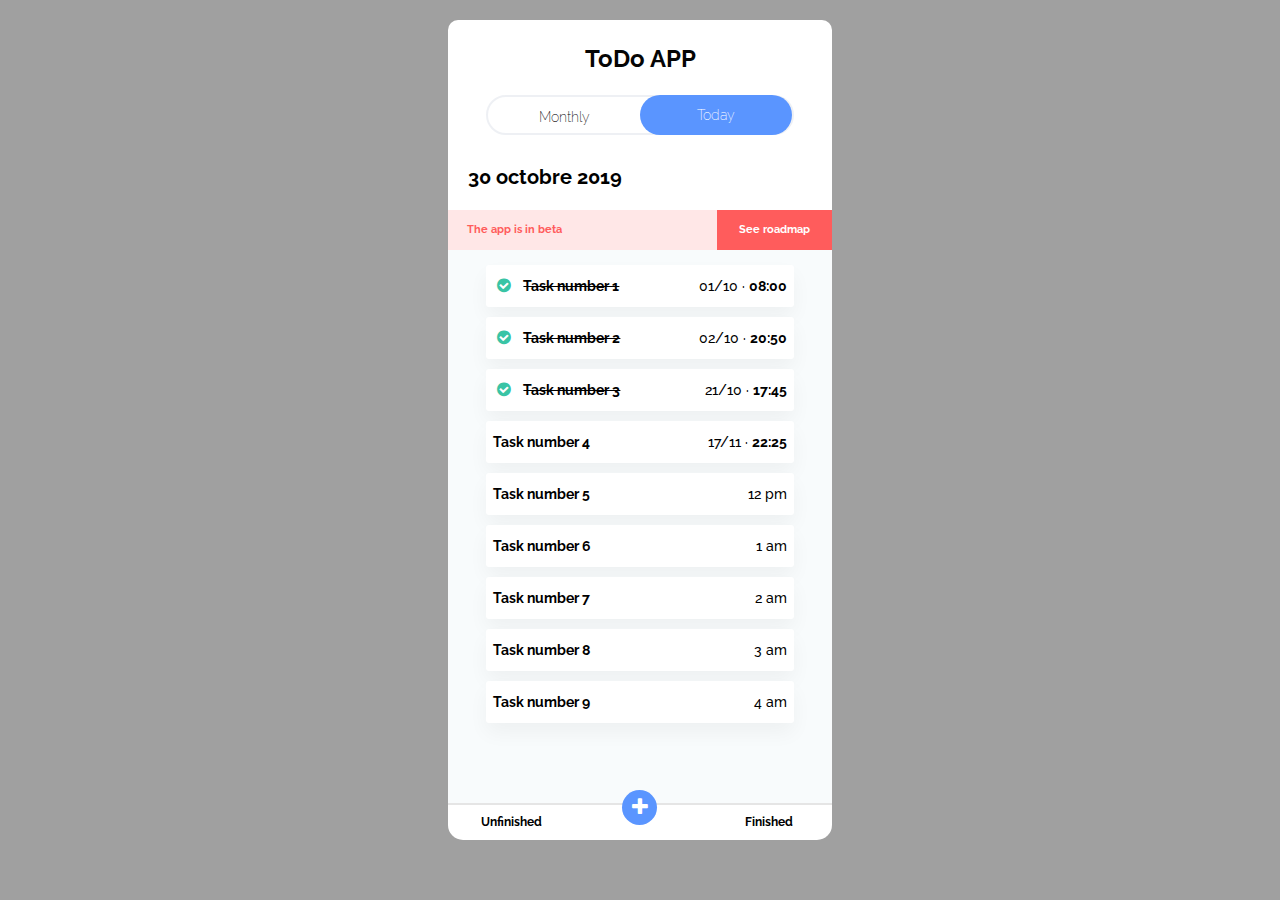
<file: design/taskslist.html>
<!DOCTYPE html>
<html>
<head>
	<title>Tasks List</title>
	<link rel="stylesheet" type="text/css" href="style.css">
	<link rel="stylesheet" href="https://cdnjs.cloudflare.com/ajax/libs/font-awesome/4.7.0/css/font-awesome.min.css">
</head>
<body>
	<style type="text/css">
		.fa-check-circle {
			font-size: 16px;
			padding-right: 12px;
			padding-left: 4px;
		}

		.fa-plus {
			color: white;
			font-size: 20px;
			margin-top:7px;
			font-weight: 100;
		}
	</style>
	<div class="frame">
		<div class="titleHandler">
			<h1 class="title">ToDo APP</h1>
		</div>

		<div class="mode">
			<div class="modeHandler">
				<div class="scrollMode">Monthly</div>
				<div class="todayMode">Today</div>
			</div>
		</div>

		<div class="date">
			<div class="dateText">
				30 octobre 2019
			</div>
		</div>
		<div class="message">
			<div class="messageText">
				The app is in beta
			</div>
			<div class="messageButton">
				See roadmap
			</div>
		</div>


		<div class="main">
			<div style="height:15px;width:100%;"></div>
			<div class="task">
				<div class="taskText finished"><i class="fa fa-check-circle"></i>Task number 1</div>
				<div class="taskDate">01/10 · <b>08:00</b></div>
			</div>

			<div class="task">
				<div class="taskText finished"><i class="fa fa-check-circle"></i>Task number 2</div>
				<div class="taskDate">02/10 · <b>20:50</b></div>
			</div>

			<div class="task">
				<div class="taskText finished"><i class="fa fa-check-circle"></i>Task number 3</div>
				<div class="taskDate">21/10 · <b>17:45</b></div>
			</div>

			<div class="task">
				<div class="taskText">Task number 4</div>
				<div class="taskDate">17/11 · <b>22:25</b></div>
			</div>

						<div class="task">
				<div class="taskText">Task number 5</div>
				<div class="taskDate">12 pm</div>
			</div>

			<div class="task">
				<div class="taskText">Task number 6</div>
				<div class="taskDate">1 am</div>
			</div>

			<div class="task">
				<div class="taskText">Task number 7</div>
				<div class="taskDate">2 am</div>
			</div>

			<div class="task">
				<div class="taskText">Task number 8</div>
				<div class="taskDate">3 am</div>
			</div>

			<div class="task">
				<div class="taskText">Task number 9</div>
				<div class="taskDate">4 am</div>
			</div>
		</div>
		<div class="footer">
			<div class="unfinishedText">Unfinished</div>
			<div class="addButton">
				<div class="roundButton">
					<a href="#add"><i class="fa fa-plus"></i></a>
				</div>				
			</div>
			<div class="finishedText">Finished</div>
		</div>
	</div>
</body>
</html>
</file>
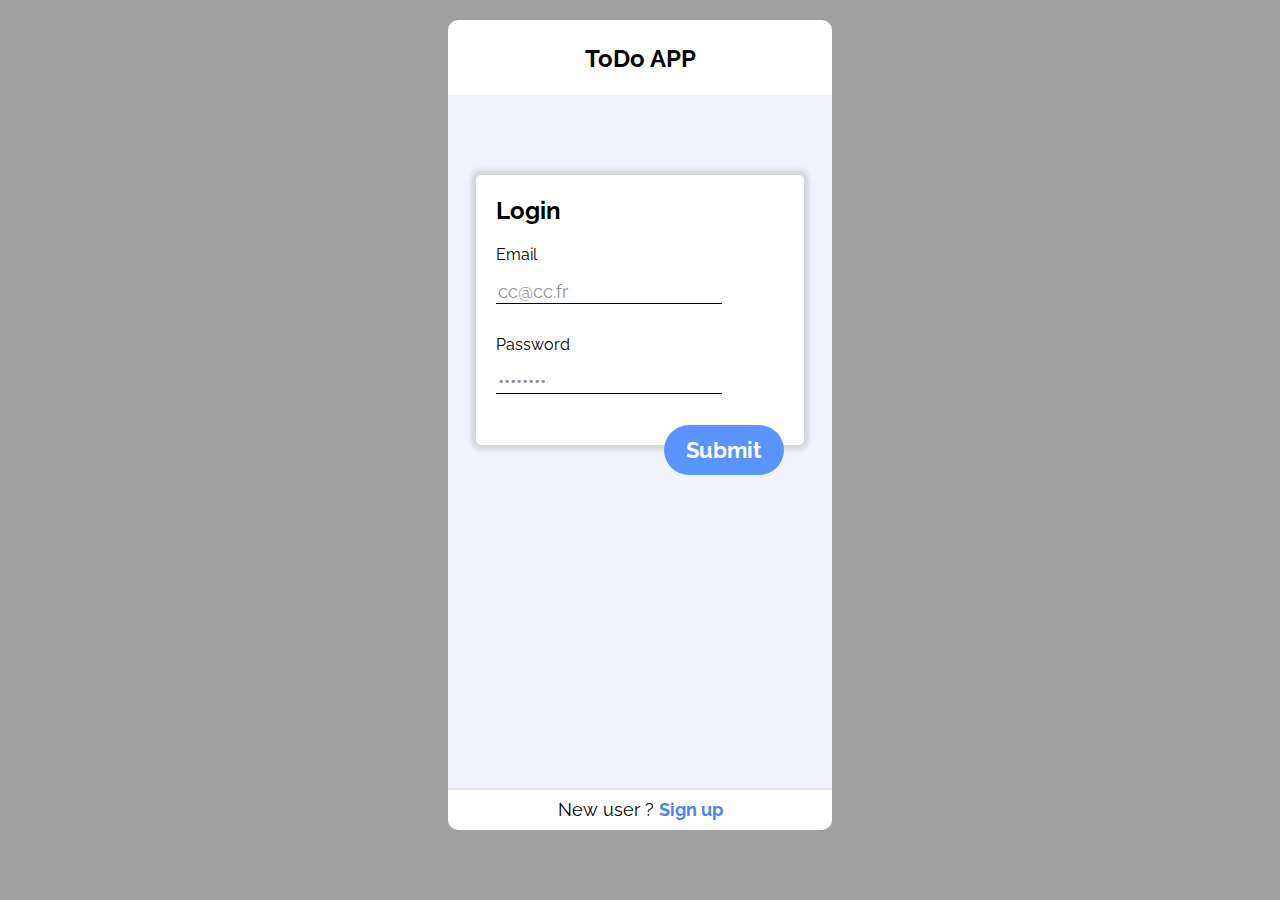
<file: design/Login Screen/login.html>
<!DOCTYPE html>
<html>
<head>
	<title>Login - ToDo APP</title>
	<link rel="stylesheet" type="text/css" href="login.css">
	<link rel="stylesheet" href="https://cdnjs.cloudflare.com/ajax/libs/font-awesome/4.7.0/css/font-awesome.min.css">
</head>
<body>
	<style type="text/css">
		/*
			Style for font-awesome icons
		*/
	</style>
	<div class="frame">
		<div class="titleHandler">
			<h1 class="title">ToDo APP</h1>
		</div>

		<div class="main">
			<div class="formSpacer"></div>
			<div class="formHandler">
				<h2>Login</h2>
				<form action="file:///home/clement/Bureau/DJANGO/Django_ToDoApp/design/Tasks%20List/taskslist.html">
					<p>Email</p>
					<input type="email" name="email" placeholder="email" value="cc@cc.fr">
					<p>Password</p>
					<input type="password" name="password" placeholder="password" value="aaZZ&!45">
					<p></p>
					<input type="submit" name="login">
				</form>
			</div>
		</div>
		<div class="footer">
			New user ? <a href="#signup"><b>Sign up</b></a>
		</div>
	</div>
</body>
</html>
</file>
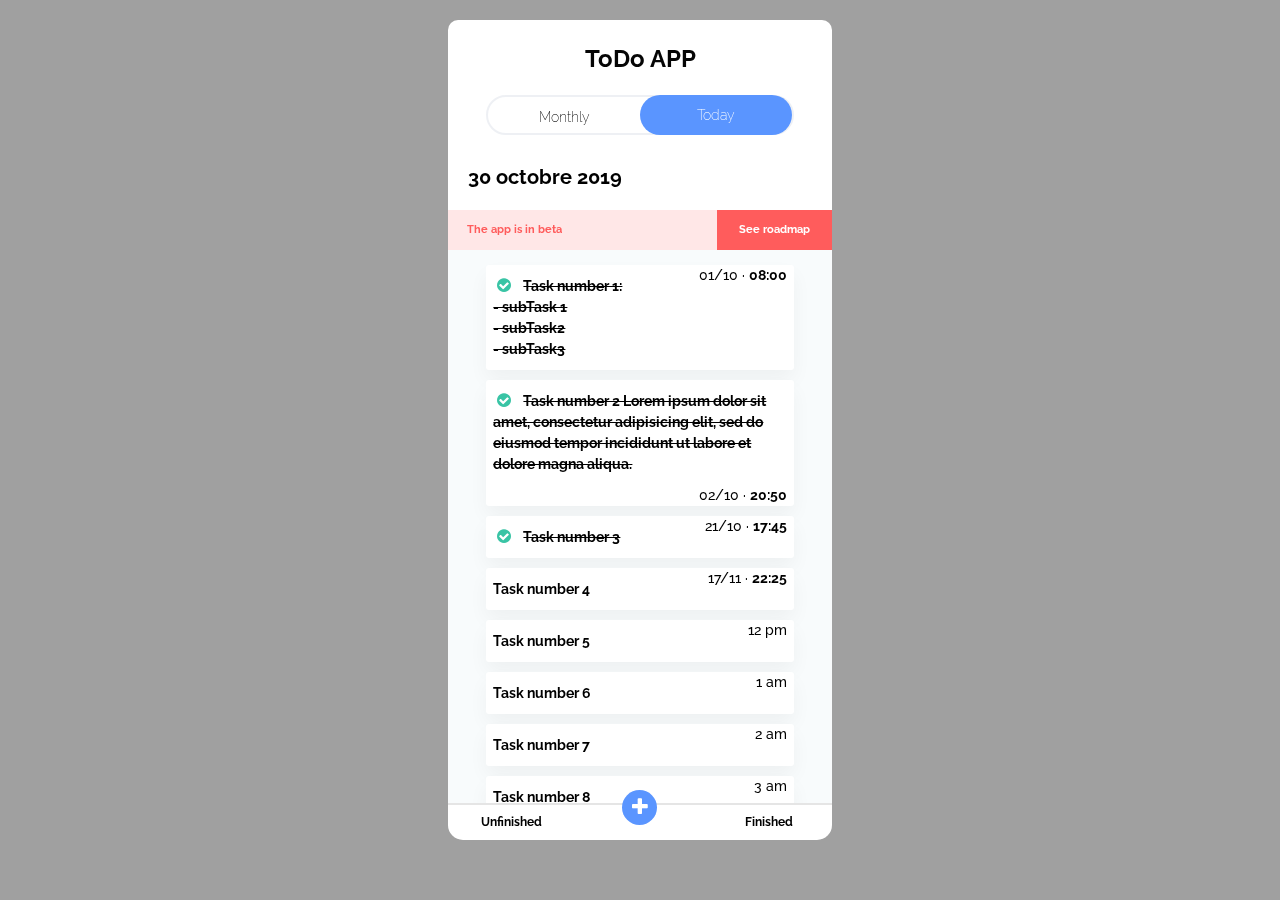
<file: design/Tasks Add/add.html>
<!DOCTYPE html>
<html>
<head>
	<title>Tasks List - ToDo APP</title>
	<link rel="stylesheet" type="text/css" href="add.css">
	<link rel="stylesheet" href="https://cdnjs.cloudflare.com/ajax/libs/font-awesome/4.7.0/css/font-awesome.min.css">
</head>
<body>
	<style type="text/css">
		.fa-check-circle {
			font-size: 16px;
			padding-right: 12px;
			padding-left: 4px;
		}

		.fa-plus {
			color: white;
			font-size: 20px;
			margin-top:7px;
			font-weight: 100;
		}
		.fa-save {
			color:black;
		}
	</style>
	<div class="frame">
		<div class="titleHandler">
			<h1 class="title">ToDo APP</h1>
		</div>

		<div class="mode">
			<div class="modeHandler">
				<div class="scrollMode">Monthly</div>
				<div class="todayMode">Today</div>
			</div>
		</div>

		<div class="date">
			<div class="dateText">
				30 octobre 2019
			</div>
		</div>
		<div class="message">
			<div class="messageText">
				The app is in beta
			</div>
			<div class="messageButton">
				See roadmap
			</div>
		</div>


		<div class="main">
			<div style="height:15px;width:100%;"></div>
			<div class="task">
				<div class="taskText finished"><i class="fa fa-check-circle"></i>Task number 1:<br>- subTask 1<br>- subTask2<br>- subTask3</div>
				<div class="taskDate">01/10 · <b>08:00</b></div>
			</div>

			<div class="task">
				<div class="taskText finished"><i class="fa fa-check-circle"></i>Task number 2 Lorem ipsum dolor sit amet, consectetur adipisicing elit, sed do eiusmod
				tempor incididunt ut labore et dolore magna aliqua.</div>
				<div class="taskDate">02/10 · <b>20:50</b></div>
			</div>

			<div class="task">
				<div class="taskText finished"><i class="fa fa-check-circle"></i>Task number 3</div>
				<div class="taskDate">21/10 · <b>17:45</b></div>
			</div>

			<div class="task">
				<div class="taskText">Task number 4</div>
				<div class="taskDate">17/11 · <b>22:25</b></div>
			</div>

						<div class="task">
				<div class="taskText">Task number 5</div>
				<div class="taskDate">12 pm</div>
			</div>

			<div class="task">
				<div class="taskText">Task number 6</div>
				<div class="taskDate">1 am</div>
			</div>

			<div class="task">
				<div class="taskText">Task number 7</div>
				<div class="taskDate">2 am</div>
			</div>

			<div class="task">
				<div class="taskText">Task number 8</div>
				<div class="taskDate">3 am</div>
			</div>

			<div class="task">
				<div class="taskText">Task number 9</div>
				<div class="taskDate">4 am</div>
			</div>
		</div>
		<div class="footer">
			<div class="unfinishedText">Unfinished</div>
			<div class="addButton">
				<div class="roundButton">
					<a href="#add"><i class="fa fa-plus"></i></a>
				</div>				
			</div>
			<div class="finishedText">Finished</div>
		</div>






		<div id="add" class="overlay">
			<div class="popup">
				<h2 class="popupTitle">Add Task</h2>
				<form class="popupForm">
					<input type="text" name="title" placeholder="title" value="My Task 1" required>
					<p></p>
					<input id="date" type="date" name="date" placeholder="date" value="" required>
					<input type="time" name="time" placeholder="time" value="00:00" required>
					<p></p>
					<a class="close close2" href="#"><i class="fa fa-save"></i></a>
					<a onclick="newTask()" class="close" href="#"><i class="fa fa-plus"></i></a>
				</form>
			</div>
		</div>
	</div>
	<script type="text/javascript">
		document.getElementById('date').valueAsDate = new Date();

		function newTask () {
			let title = document.getElementsByName("title")[0].value;
			document.getElementsByName("title")[0].value = "";
			let date = document.getElementsByName("date")[0].value;
			document.getElementsByName("date")[0].valueAsDate = new Date();
			let time = document.getElementsByName("time")[0].value;
			document.getElementsByName("time")[0].value = "00:00";

			console.log("NEW TASK :");
			console.log("Title : "+title);
			console.log("Date : "+date+"_"+time);
			alert("NEW TASK \nTitle : "+title+"\nDate : "+date+"_"+time);
		}
	</script>
</body>
</html>
</file>
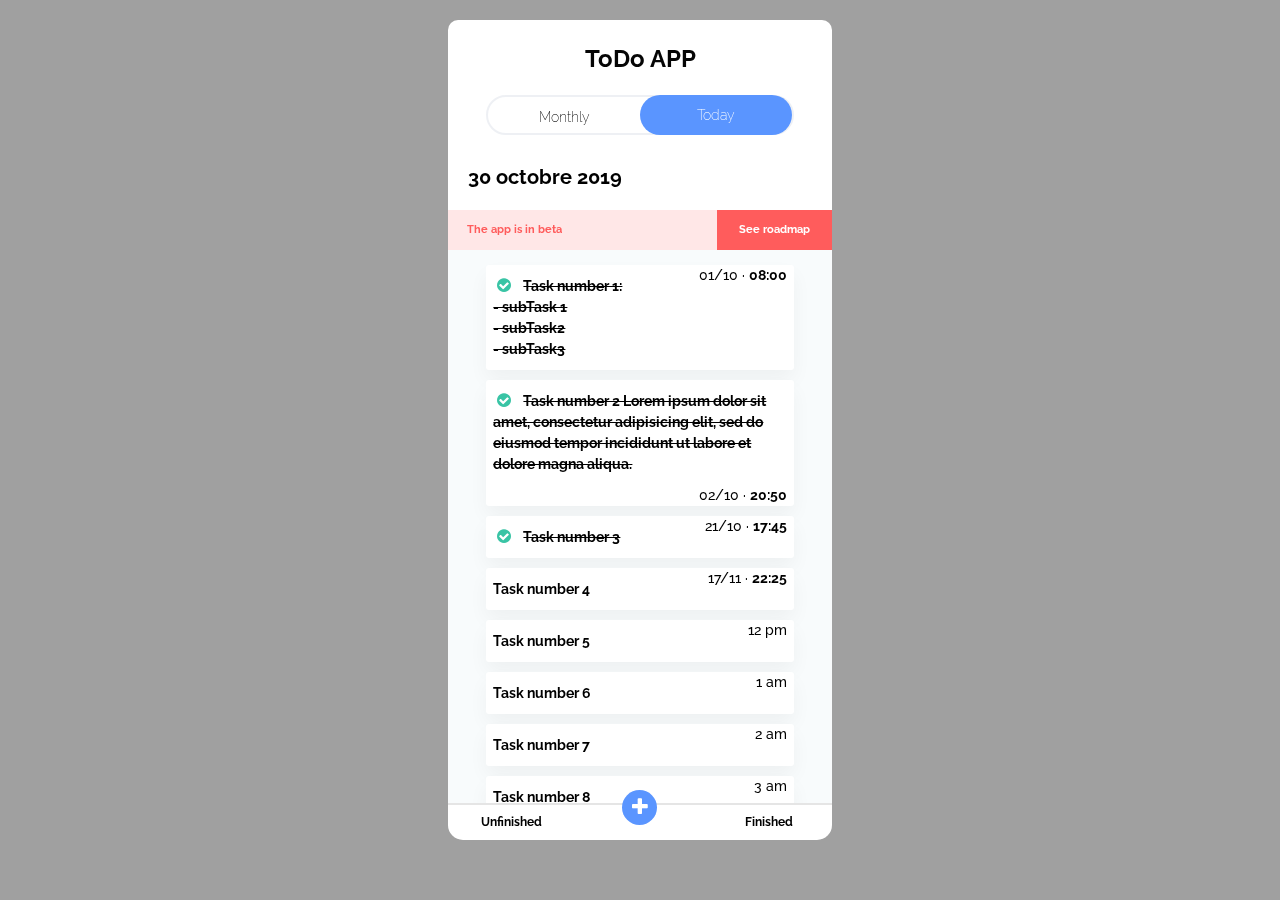
<file: design/Tasks List/taskslist.html>
<!DOCTYPE html>
<html>
<head>
	<title>Tasks List - ToDo APP</title>
	<link rel="stylesheet" type="text/css" href="taskslist.css">
	<link rel="stylesheet" href="https://cdnjs.cloudflare.com/ajax/libs/font-awesome/4.7.0/css/font-awesome.min.css">
</head>
<body>
	<style type="text/css">
		.fa-check-circle {
			font-size: 16px;
			padding-right: 12px;
			padding-left: 4px;
		}

		.fa-plus {
			color: white;
			font-size: 20px;
			margin-top:7px;
			font-weight: 100;
		}
	</style>
	<div class="frame">
		<div class="titleHandler">
			<h1 class="title">ToDo APP</h1>
		</div>

		<div class="mode">
			<div class="modeHandler">
				<div class="scrollMode">Monthly</div>
				<div class="todayMode">Today</div>
			</div>
		</div>

		<div class="date">
			<div class="dateText">
				30 octobre 2019
			</div>
		</div>
		<div class="message">
			<div class="messageText">
				The app is in beta
			</div>
			<div class="messageButton">
				See roadmap
			</div>
		</div>


		<div class="main">
			<div style="height:15px;width:100%;"></div>
			<div class="task">
				<div class="taskText finished"><i class="fa fa-check-circle"></i>Task number 1:<br>- subTask 1<br>- subTask2<br>- subTask3</div>
				<div class="taskDate">01/10 · <b>08:00</b></div>
			</div>

			<div class="task">
				<div class="taskText finished"><i class="fa fa-check-circle"></i>Task number 2 Lorem ipsum dolor sit amet, consectetur adipisicing elit, sed do eiusmod
				tempor incididunt ut labore et dolore magna aliqua.</div>
				<div class="taskDate">02/10 · <b>20:50</b></div>
			</div>

			<div class="task">
				<div class="taskText finished"><i class="fa fa-check-circle"></i>Task number 3</div>
				<div class="taskDate">21/10 · <b>17:45</b></div>
			</div>

			<div class="task">
				<div class="taskText">Task number 4</div>
				<div class="taskDate">17/11 · <b>22:25</b></div>
			</div>

						<div class="task">
				<div class="taskText">Task number 5</div>
				<div class="taskDate">12 pm</div>
			</div>

			<div class="task">
				<div class="taskText">Task number 6</div>
				<div class="taskDate">1 am</div>
			</div>

			<div class="task">
				<div class="taskText">Task number 7</div>
				<div class="taskDate">2 am</div>
			</div>

			<div class="task">
				<div class="taskText">Task number 8</div>
				<div class="taskDate">3 am</div>
			</div>

			<div class="task">
				<div class="taskText">Task number 9</div>
				<div class="taskDate">4 am</div>
			</div>
		</div>
		<div class="footer">
			<div class="unfinishedText">Unfinished</div>
			<div class="addButton">
				<div class="roundButton">
					<a href="file:///home/clement/Bureau/DJANGO/Django_ToDoApp/design/Tasks%20Add/add.html"><i class="fa fa-plus"></i></a>
				</div>				
			</div>
			<div class="finishedText">Finished</div>
		</div>
	</div>
</body>
</html>
</file>
<file: design/style.css>
@import url('https://fonts.googleapis.com/css?family=Raleway');

html, body {
	margin: 0;
	width: 100%;
	height: 100%;
	background-color: #a0a0a0;
	font-family: Raleway;	
	overflow: hidden;
}

.frame {
	margin-left: auto;
	margin-right: auto;
	background-color: #ffffff;
	margin-top: 20px;
	border-top-right-radius: 10px;
	border-top-left-radius: 10px;
	border-bottom-right-radius: 10px;
	border-bottom-left-radius: 10px;
}
@media (orientation: landscape) {
    .frame {
    	width: 30%;
		height: 90%;
    }
}
@media (orientation: portrait) {
    .frame {
    	height: 90%;
		width: 90%;
    }
}

.titleHandler {
	width: 100%;
	height: 75px;
}
.title {
	color: #050505;
	font-style: normal;
	font-weight: bold;
	font-size: 24px;
	line-height: 28px;
	margin-left:auto;
	margin-right: auto;
	padding-top: 25px;
	padding-bottom: 20px;
	text-align: center;
}

.mode {
	margin-left:auto;
	margin-right: auto;
	width: 80%;
	height: 40px;
}
.modeHandler {
	font-weight: 200;
	border: 2px solid rgba(200, 205, 218, 0.306754);
	box-sizing: border-box;
	border-radius: 100px;
	width: 100%;
	height: 100%;
	line-height: 40px;
	font-size: 14px;
	text-align: center;
}
.scrollMode {
	float: left;
	width: 50%;
	margin-left:auto;
	margin-right: auto;
}
.todayMode {
	margin-top: -2px;
	color:white;
	float: right;
	width: 50%;
	margin-left:auto;
	margin-right: auto;
	background: #5A95FF;
	border-radius: 100px;
}

.date {
	margin-left:auto;
	margin-right: auto;
	padding-bottom: 25px;
	width: 100%;
	height: 50px;
}
.dateText {
	padding-top: 30px;
	padding-left: 20px;
	font-weight: bold;
	font-size: 20px;
}

.message {
	width: 100%;
	height: 40px;
}
.messageText {
	float: left;
	color: #FF5C5C;
	font-size: 11px;
	font-weight: bold;
	line-height: 40px;
	padding-left: 5%;
	width: 65%;
	height: 100%;
	background-color: rgba(255,92,92, .15);
}
.messageButton {
	float: right;
	color: white;
	font-size: 11px;
	font-weight: bold;
	line-height: 40px;
	text-align: center;
	width: 30%;
	height: 100%;
	background-color: #FF5C5C;
}
.messageButton:hover {
	box-shadow: 0px 0px 5px #FF5C5C;;
}

.main {
	width: 100%;
	height: calc(100% - 257px);
	background-color: #F8FBFC;

	overflow-y: scroll;
}

.task {
	margin-left: auto;
	margin-right: auto;
	width: 80%;
	height: 42px;
	background-color: white;
	line-height: 42px;
	font-size: 14px;
	border-radius: 3px;
	box-shadow: 0px 10px 20px rgba(0, 0, 0, 0.0416667);
	margin-bottom: 10px;
}

.task:hover {
	transform: scale(1.1);
}

.taskText {
	float: left;
	font-weight: bold;
	padding-left: 7px;
}
.taskDate {
	float:right;
	padding-right: 7px;
	font-weight: 500;
}
.finished {
	text-decoration-line: line-through;
}

.fa {
	color:#39C4A5;
}

.footer {
	width: 100%;
	height: 35px;
	background-color: white;
	display : table;
	text-align: center;
	font-size: 12px;
	line-height: 35px;
	border-top: solid 2px rgba(0,0,0,.1);
	border-bottom-right-radius: 15px;
	border-bottom-left-radius: 15px;
}
.unfinishedText {
	float: left;
	width: 33%;
	font-weight: bold;
}
.unfinishedText:hover {
	background-color: #5A95FF;
	border-top-right-radius: 100px;
	border-bottom-right-radius: 100px;
	border-bottom-left-radius: 75px;
	color:white;
}
.addButton {
	float: left;
	width: 34%;
}
.roundButton {
	background-color: red;
	height: 35px;
	width: 35px;
	margin-left: auto;
	margin-right: auto;
	position: relative;
	top:-15px;
	border-radius: 17.5px;
	background-color: #5A95FF;
}
.roundButton:hover {
	box-shadow: 0px 0px 5px rgba(0,0,0,.5);
}
.finishedText {
	float: left;
	width: 33%;
	font-weight: bold;
}
.finishedText:hover {
	background-color: #5A95FF;
	border-top-left-radius: 100px;
	border-bottom-left-radius: 100px;
	border-bottom-right-radius: 75px;
	color:white;
}
</file>
<file: design/Login Screen/login.css>
@import url('https://fonts.googleapis.com/css?family=Raleway');

html, body {
	margin: 0;
	width: 100%;
	height: 100%;
	background-color: #a0a0a0;
	font-family: Raleway;	
	overflow: hidden;
}

.frame {
	margin-left: auto;
	margin-right: auto;
	background-color: #ffffff;
	margin-top: 20px;
	border-top-right-radius: 10px;
	border-top-left-radius: 10px;
	border-bottom-right-radius: 10px;
	border-bottom-left-radius: 10px;
}
@media (orientation: landscape) {
    .frame {
    	width: 30%;
		height: 90%;
    }
}
@media (orientation: portrait) {
    .frame {
    	height: 90%;
		width: 90%;
    }
}

.titleHandler {
	width: 100%;
	height: 75px;
}
.title {
	color: #050505;
	font-style: normal;
	font-weight: bold;
	font-size: 24px;
	line-height: 28px;
	margin-left:auto;
	margin-right: auto;
	padding-top: 25px;
	padding-bottom: 20px;
	text-align: center;
}

.main {
	width: 100%;
	height: calc(100% - 75px - 42px);
	background-color: #F1F4FF;
}
.formSpacer {
	height: 80px;
}
.formHandler {
	padding-top: 1px;
	padding-left: 20px;
	padding-bottom: 20px;
	width: 80%;
	margin-left: auto;
	margin-right: auto;
	background-color:white;
	border-radius: 5px;
	box-shadow: 0px 0px 5px 5px rgba(200,200,200,.7);
}
h2 {
	font-family: Raleway;
	font-weight: bold;
}
input[type="email"],input[type="password"] {
	color:#909090;
	background-color:white;
	border:none;
	border-bottom: solid 1px black;
	font-family: Raleway;
	font-size: 18px;
	line-height: 18px;
	margin-bottom: 15px;
}
input[type="submit"] {
	color:white;
	margin-right: 20px;
	float: right;
	background-color:#5A95FF;
	border:none;
	height: 50px;
	width: 120px;
	border-radius: 25px;
	font-family: Raleway;
	font-size: 22px;
	font-weight: bold;
	line-height: 18px;
}

.footer {
	width: 100%;
	height: 40px;
	background-color: white;
	display : table;
	text-align: center;
	font-size: 18px;
	line-height: 40px;
	border-top: solid 2px rgba(0,0,0,.1);
	border-bottom-right-radius: 15px;
	border-bottom-left-radius: 15px;
}
.footer > a {
	color: #4A85EF;
	text-decoration: none;
}
</file>
<file: design/Tasks Add/add.css>
@import url('https://fonts.googleapis.com/css?family=Raleway');

html, body {
	margin: 0;
	width: 100%;
	height: 100%;
	background-color: #a0a0a0;
	font-family: Raleway;	
	overflow: hidden;
}

.frame {
	margin-left: auto;
	margin-right: auto;
	background-color: #ffffff;
	margin-top: 20px;
	border-top-right-radius: 10px;
	border-top-left-radius: 10px;
	border-bottom-right-radius: 10px;
	border-bottom-left-radius: 10px;
}
@media (orientation: landscape) {
    .frame {
    	width: 30%;
		height: 90%;
    }
}
@media (orientation: portrait) {
    .frame {
    	height: 90%;
		width: 90%;
    }
}

.titleHandler {
	width: 100%;
	height: 75px;
}
.title {
	color: #050505;
	font-style: normal;
	font-weight: bold;
	font-size: 24px;
	line-height: 28px;
	margin-left:auto;
	margin-right: auto;
	padding-top: 25px;
	padding-bottom: 20px;
	text-align: center;
}

.mode {
	margin-left:auto;
	margin-right: auto;
	width: 80%;
	height: 40px;
}
.modeHandler {
	font-weight: 200;
	border: 2px solid rgba(200, 205, 218, 0.306754);
	box-sizing: border-box;
	border-radius: 100px;
	width: 100%;
	height: 100%;
	line-height: 40px;
	font-size: 14px;
	text-align: center;
}
.scrollMode {
	float: left;
	width: 50%;
	margin-left:auto;
	margin-right: auto;
}
.todayMode {
	margin-top: -2px;
	color:white;
	float: right;
	width: 50%;
	margin-left:auto;
	margin-right: auto;
	background: #5A95FF;
	border-radius: 100px;
}

.date {
	margin-left:auto;
	margin-right: auto;
	padding-bottom: 25px;
	width: 100%;
	height: 50px;
}
.dateText {
	padding-top: 30px;
	padding-left: 20px;
	font-weight: bold;
	font-size: 20px;
}

.message {
	width: 100%;
	height: 40px;
}
.messageText {
	float: left;
	color: #FF5C5C;
	font-size: 11px;
	font-weight: bold;
	line-height: 40px;
	padding-left: 5%;
	width: 65%;
	height: 100%;
	background-color: rgba(255,92,92, .15);
}
.messageButton {
	float: right;
	color: white;
	font-size: 11px;
	font-weight: bold;
	line-height: 40px;
	text-align: center;
	width: 30%;
	height: 100%;
	background-color: #FF5C5C;
}
.messageButton:hover {
	box-shadow: 0px 0px 5px #FF5C5C;;
}

.main {
	width: 100%;
	height: calc(100% - 257px);
	background-color: #F8FBFC;
	overflow-y: scroll;
}

.task {
	margin-left: auto;
	margin-right: auto;
	width: 80%;
	display: block;
overflow: auto;
	background-color: white;
	line-height: 21px;
	min-height: 42px;
	font-size: 14px;
	border-radius: 3px;
	box-shadow: 0px 10px 20px rgba(0, 0, 0, 0.0416667);
	margin-bottom: 10px;
}

.task:hover {
	transform: scale(1.1);
}

.taskText {
	float: left;
	font-weight: bold;
	padding-left: 7px;
	margin-top:10.5px;
	margin-bottom: 10.5px;
}
.taskDate {
	float:right;
	padding-right: 7px;
	font-weight: 500;
}
.finished {
	text-decoration-line: line-through;
}

.fa {
	color:#39C4A5;
}

.footer {
	width: 100%;
	height: 35px;
	background-color: white;
	display : table;
	text-align: center;
	font-size: 12px;
	line-height: 35px;
	border-top: solid 2px rgba(0,0,0,.1);
	border-bottom-right-radius: 15px;
	border-bottom-left-radius: 15px;
}
.unfinishedText {
	float: left;
	width: 33%;
	font-weight: bold;
}
.unfinishedText:hover {
	background-color: #5A95FF;
	border-top-right-radius: 100px;
	border-bottom-right-radius: 100px;
	border-bottom-left-radius: 75px;
	color:white;
}
.addButton {
	float: left;
	width: 34%;
	transition: all 0.3s ease-out;
}
.roundButton {
	background-color: red;
	height: 35px;
	width: 35px;
	margin-left: auto;
	margin-right: auto;
	position: relative;
	top:-15px;
	border-radius: 17.5px;
	background-color: #5A95FF;
}
.roundButton:hover {
	box-shadow: 0px 0px 5px rgba(0,0,0,.5);
}
.finishedText {
	float: left;
	width: 33%;
	font-weight: bold;
}
.finishedText:hover {
	background-color: #5A95FF;
	border-top-left-radius: 100px;
	border-bottom-left-radius: 100px;
	border-bottom-right-radius: 75px;
	color:white;
}








.overlay {
  position: fixed;
  top: 0;
  bottom: 0;
  left: 0;
  right: 0;
  background: rgba(0, 0, 0, 0.7);
  transition: opacity 500ms;
  visibility: hidden;
  opacity: 0;
}
.overlay:target {
  visibility: visible;
  opacity: 1;
}

.popup {
  margin-left: auto;
  margin-right: auto;
  margin-top: 90px;
  width: 25%;
  height: 200px;
  background: #fff;
  border-radius: 15px;
  transition: all 1	s ease-in-out;
}
.popupTitle {
	margin-left: 15px;
	padding-top: 15px;
}
.popupForm {
	margin-left: 15px;
}
input[type="text"],input[type="date"],input[type="time"] {
	color:#909090;
	background-color:white;
	border:none;
	border-bottom: solid 1px black;
	font-family: Raleway;
	font-size: 18px;
	line-height: 18px;
	margin-bottom: 15px;
}
.close {
	color:white;
	float: right;
	background-color:#5A95FF;
	border:none;
	height: 40px;
	width: 40px;
	border-radius: 20px;
	font-family: Raleway;
	font-size: 20px;
	font-weight: bold;
	line-height: 40px;
	text-align: center;
	color:white;
	text-decoration:none;
}
.close2 {
	background-color:#FF855A;
	margin-right: 20px;
	margin-left: 10px;
}
</file>
<file: design/Tasks List/taskslist.css>
@import url('https://fonts.googleapis.com/css?family=Raleway');

html, body {
	margin: 0;
	width: 100%;
	height: 100%;
	background-color: #a0a0a0;
	font-family: Raleway;	
	overflow: hidden;
}

.frame {
	margin-left: auto;
	margin-right: auto;
	background-color: #ffffff;
	margin-top: 20px;
	border-top-right-radius: 10px;
	border-top-left-radius: 10px;
	border-bottom-right-radius: 10px;
	border-bottom-left-radius: 10px;
}
@media (orientation: landscape) {
    .frame {
    	width: 30%;
		height: 90%;
    }
}
@media (orientation: portrait) {
    .frame {
    	height: 90%;
		width: 90%;
    }
}

.titleHandler {
	width: 100%;
	height: 75px;
}
.title {
	color: #050505;
	font-style: normal;
	font-weight: bold;
	font-size: 24px;
	line-height: 28px;
	margin-left:auto;
	margin-right: auto;
	padding-top: 25px;
	padding-bottom: 20px;
	text-align: center;
}

.mode {
	margin-left:auto;
	margin-right: auto;
	width: 80%;
	height: 40px;
}
.modeHandler {
	font-weight: 200;
	border: 2px solid rgba(200, 205, 218, 0.306754);
	box-sizing: border-box;
	border-radius: 100px;
	width: 100%;
	height: 100%;
	line-height: 40px;
	font-size: 14px;
	text-align: center;
}
.scrollMode {
	float: left;
	width: 50%;
	margin-left:auto;
	margin-right: auto;
}
.todayMode {
	margin-top: -2px;
	color:white;
	float: right;
	width: 50%;
	margin-left:auto;
	margin-right: auto;
	background: #5A95FF;
	border-radius: 100px;
}

.date {
	margin-left:auto;
	margin-right: auto;
	padding-bottom: 25px;
	width: 100%;
	height: 50px;
}
.dateText {
	padding-top: 30px;
	padding-left: 20px;
	font-weight: bold;
	font-size: 20px;
}

.message {
	width: 100%;
	height: 40px;
}
.messageText {
	float: left;
	color: #FF5C5C;
	font-size: 11px;
	font-weight: bold;
	line-height: 40px;
	padding-left: 5%;
	width: 65%;
	height: 100%;
	background-color: rgba(255,92,92, .15);
}
.messageButton {
	float: right;
	color: white;
	font-size: 11px;
	font-weight: bold;
	line-height: 40px;
	text-align: center;
	width: 30%;
	height: 100%;
	background-color: #FF5C5C;
}
.messageButton:hover {
	box-shadow: 0px 0px 5px #FF5C5C;;
}

.main {
	width: 100%;
	height: calc(100% - 257px);
	background-color: #F8FBFC;
	overflow-y: scroll;
}

.task {
	margin-left: auto;
	margin-right: auto;
	width: 80%;
	display: block;
overflow: auto;
	background-color: white;
	line-height: 21px;
	min-height: 42px;
	font-size: 14px;
	border-radius: 3px;
	box-shadow: 0px 10px 20px rgba(0, 0, 0, 0.0416667);
	margin-bottom: 10px;
}

.task:hover {
	transform: scale(1.1);
}

.taskText {
	float: left;
	font-weight: bold;
	padding-left: 7px;
	margin-top:10.5px;
	margin-bottom: 10.5px;
}
.taskDate {
	float:right;
	padding-right: 7px;
	font-weight: 500;
}
.finished {
	text-decoration-line: line-through;
}

.fa {
	color:#39C4A5;
}

.footer {
	width: 100%;
	height: 35px;
	background-color: white;
	display : table;
	text-align: center;
	font-size: 12px;
	line-height: 35px;
	border-top: solid 2px rgba(0,0,0,.1);
	border-bottom-right-radius: 15px;
	border-bottom-left-radius: 15px;
}
.unfinishedText {
	float: left;
	width: 33%;
	font-weight: bold;
}
.unfinishedText:hover {
	background-color: #5A95FF;
	border-top-right-radius: 100px;
	border-bottom-right-radius: 100px;
	border-bottom-left-radius: 75px;
	color:white;
}
.addButton {
	float: left;
	width: 34%;
}
.roundButton {
	background-color: red;
	height: 35px;
	width: 35px;
	margin-left: auto;
	margin-right: auto;
	position: relative;
	top:-15px;
	border-radius: 17.5px;
	background-color: #5A95FF;
}
.roundButton:hover {
	box-shadow: 0px 0px 5px rgba(0,0,0,.5);
}
.finishedText {
	float: left;
	width: 33%;
	font-weight: bold;
}
.finishedText:hover {
	background-color: #5A95FF;
	border-top-left-radius: 100px;
	border-bottom-left-radius: 100px;
	border-bottom-right-radius: 75px;
	color:white;
}
</file>
